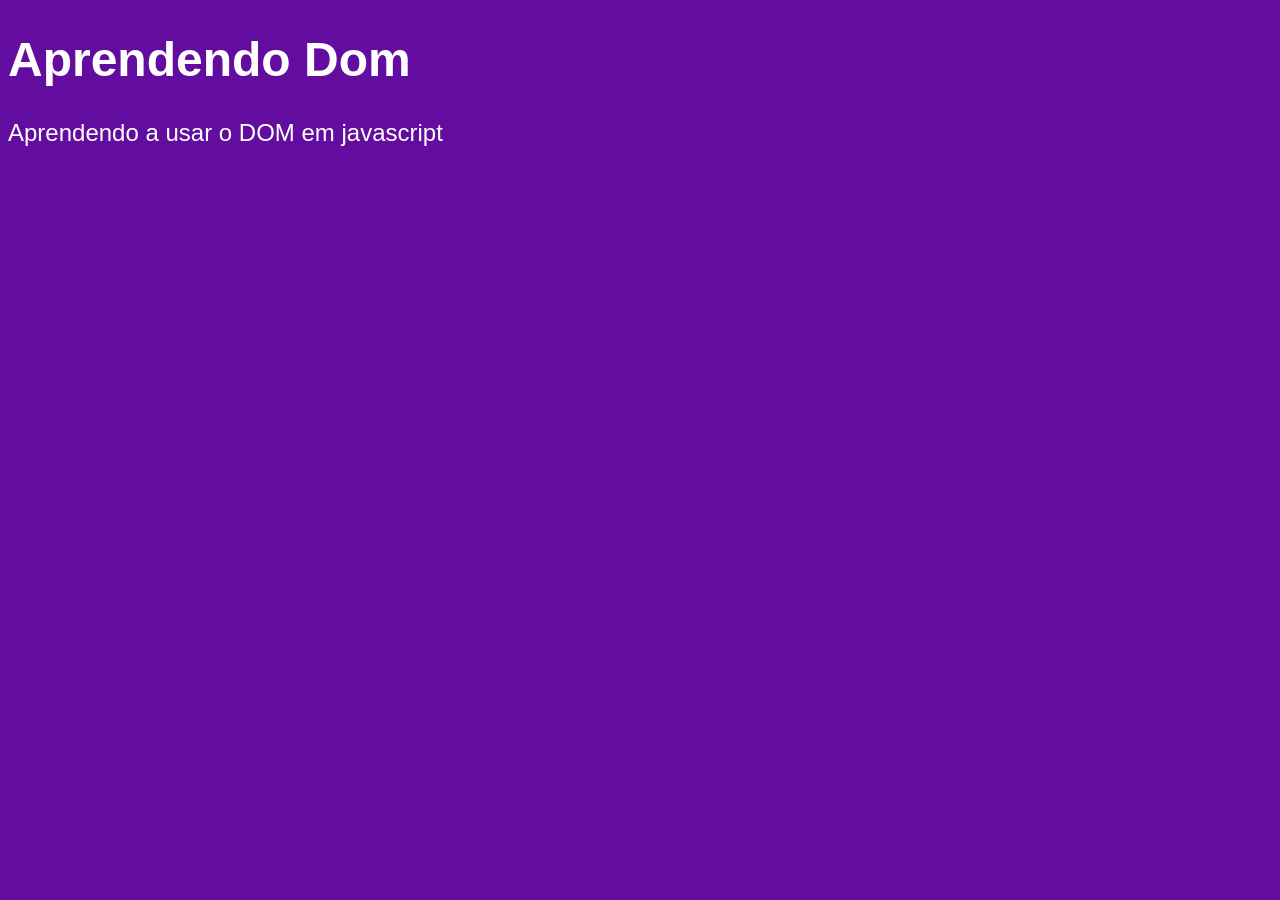
<file: 04- Introdução- Dom/index.html>
<!DOCTYPE html>
<html lang="pt-BR">
<head>
    <meta charset="UTF-8">
    <meta name="viewport" content="width=device-width, initial-scale=1.0">
    <title> Introdução Dom </title>
    <style>
       body{
           background-color: #630da0;
           color: #fff; 
           font: normal 18pt arial;
           
        }
    </style>
</head>
<body>

    <h1 id="titulo">Aprendendo Dom</h1>
    <p class="paragrafo">Aprendendo a usar o DOM em javascript</p>

    <script>
     let titulo = document.getElementById('titulo')
     let paragrafo = document.getElementsByClassName('paragrafo')[0]

    //  querySelector 
    let TituloQuery = document.querySelector('.paragrafo')
    let ParagrafoQuery = document.querySelector('.paragrafo')

    // comando de saida
     console.log(titulo)
     console.log(paragrafo)
    </script>
</body>
</html>
</file>
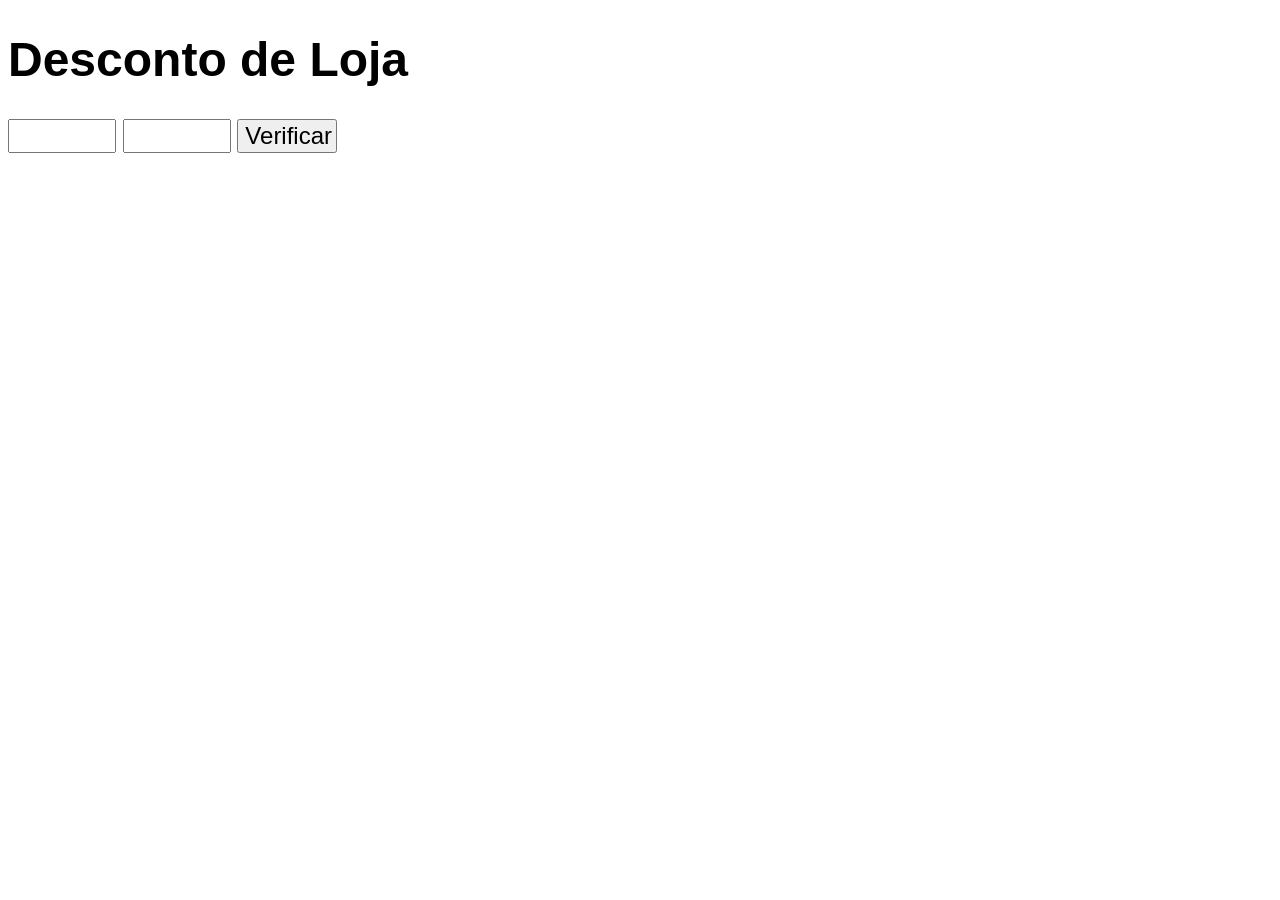
<file: 06-condicionais/index.html>
<!DOCTYPE html>
<html lang="pt-BR">
<head>
    <meta charset="UTF-8">
    <meta name="viewport" content="width=device-width, initial-scale=1.0">
    <title>Document</title>
    <style>
        body{
            font: normal 18pt Arial;
        }
        input, button {
            font: normal 18pt Arial;
            width: 100px;
        }
        #resposta {
            margin-top: 20px;
        }
    </style>
</head>
<body>
<h1>Desconto de Loja</h1>
<input type="number"id="valor">
<input type="text" id="vip">
<button id="verificar">Verificar</button>
<div id="resposta"></div>

<script>
let valor = document.querySelector("#valor")
let clientevip = document.querySelector("#vip")
let botaoverificar = document.querySelector("#verificar")
let resposta = document.querySelector("#resposta")

// funcao
function verificarDesconto() {
    let n1 = Number(valor)
    if (clientevip.value.toLowerCase() === "sim" || n1.value > 200){
        resposta.innerText = "Voce possui desconto."
    }
}

// evento
    botaoverificar.addEventListener("click", verificarDesconto)
</script>

</body>
</html>
</file>
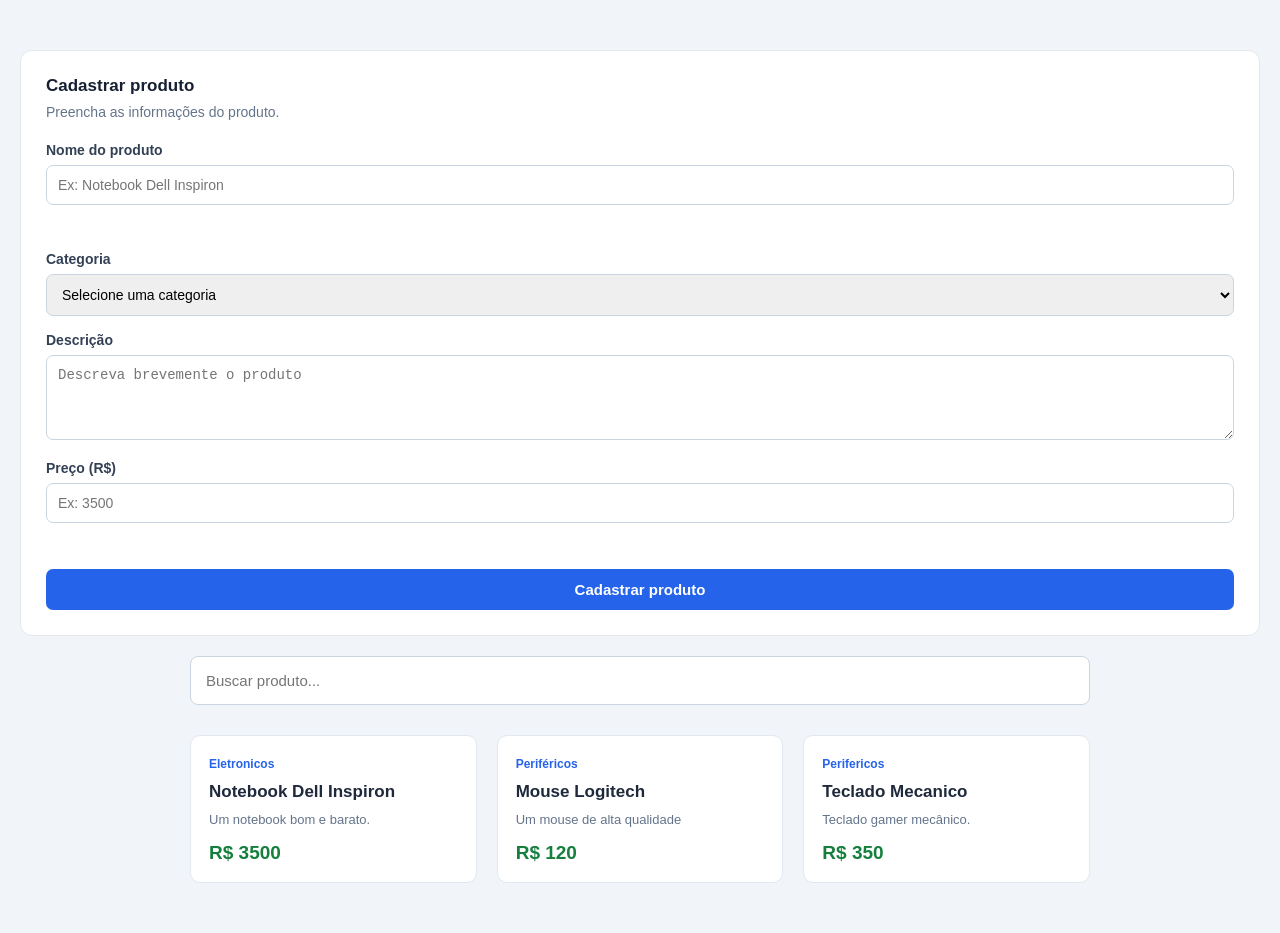
<file: 13 - projeto1/index.html>
<!DOCTYPE html>
<html lang="en">
<head>
  <meta charset="UTF-8">
  <meta name="viewport" content="width=device-width, initial-scale=1.0">
  <link rel="stylesheet" href="style.css">
  <title>Document</title>
</head>
<body>
  
<form id="form-produto">
  <h2>Cadastrar produto</h2>
  <p>Preencha as informações do produto.</p>

  <div class="campo">
    <label for="nome">Nome do produto</label>
    <input type="text" id="nomeProduto" placeholder="Ex: Notebook Dell Inspiron">
  </div>

  <div class="campo">
    <label for="categoria">Categoria</label>
    <select id="categoria">
      <option value="">Selecione uma categoria</option>
      <option value="Eletrônicos">Eletrônicos</option>
      <option value="Periféricos">Periféricos</option>
      <option value="Acessórios">Acessórios</option>
    </select>
  </div>

  <div class="campo">
    <label for="descricao">Descrição</label>
    <textarea id="descricao" placeholder="Descreva brevemente o produto"></textarea>
  </div>

  <div class="campo">
    <label for="preco">Preço (R$)</label>
    <input type="number" id="preco" placeholder="Ex: 3500">
  </div>

  <button type="submit">Cadastrar produto</button>
</form>

<main class="container">
    <h1>Catálogo de Produtos</h1>
   

    <input type="text" id="busca" placeholder="Buscar produto...">

    <ul id="lista-produtos">
    </ul>

    <h1>Produto nao encontrado</h1>
</main>

<script src="script.js"></script>
</body>
</html>
</file>
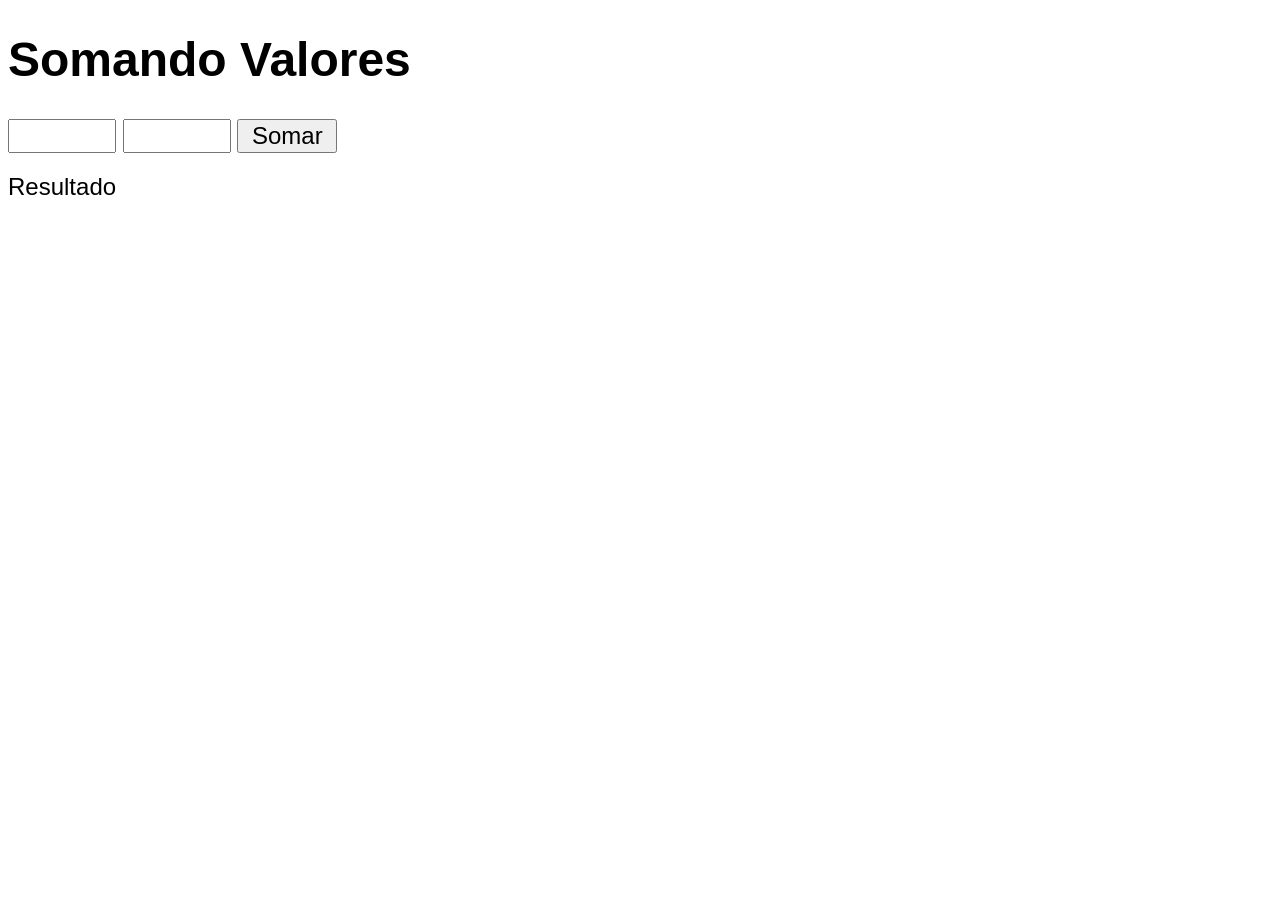
<file: 05-eventos-dom/index2.html>
<!DOCTYPE html>
<html lang="pt-BR">
<head>
    <meta charset="UTF-8">
    <meta name="viewport" content="width=device-width, initial-scale=1.0">
    <title>Document</title>
    <style>
        body{
            font: normal 18pt Arial;
        }
        input, button {
            font: normal 18pt Arial;
            width: 100px;
        }
        #resposta {
            margin-top: 20px;
        }
    </style>
</head>
<body>
   <h1>Somando Valores</h1>
   <input type="number" id="numero1">
   <input type="number" id="numero2">
   <button id="soma">Somar</button>
   <div id="resposta">Resultado</div>
        
    <script>
        let n1 = document.querySelector("#numero1")
        let n2 = document.querySelector("#numero2")
        let botaosoma = document.querySelector("#soma")
        let resposta = document.querySelector("#resposta")

        function soma() {
            let n1Convertido = Number(n1.value)
            let n2Convertido = Number(n2.value)

            
            
            
            let somatorio = n1Convertido + n2Convertido
            resposta.innerText = somatorio



        }
        
        botaosoma.addEventListener("click", soma)
        

    </script>
</body>
</html>
</file>
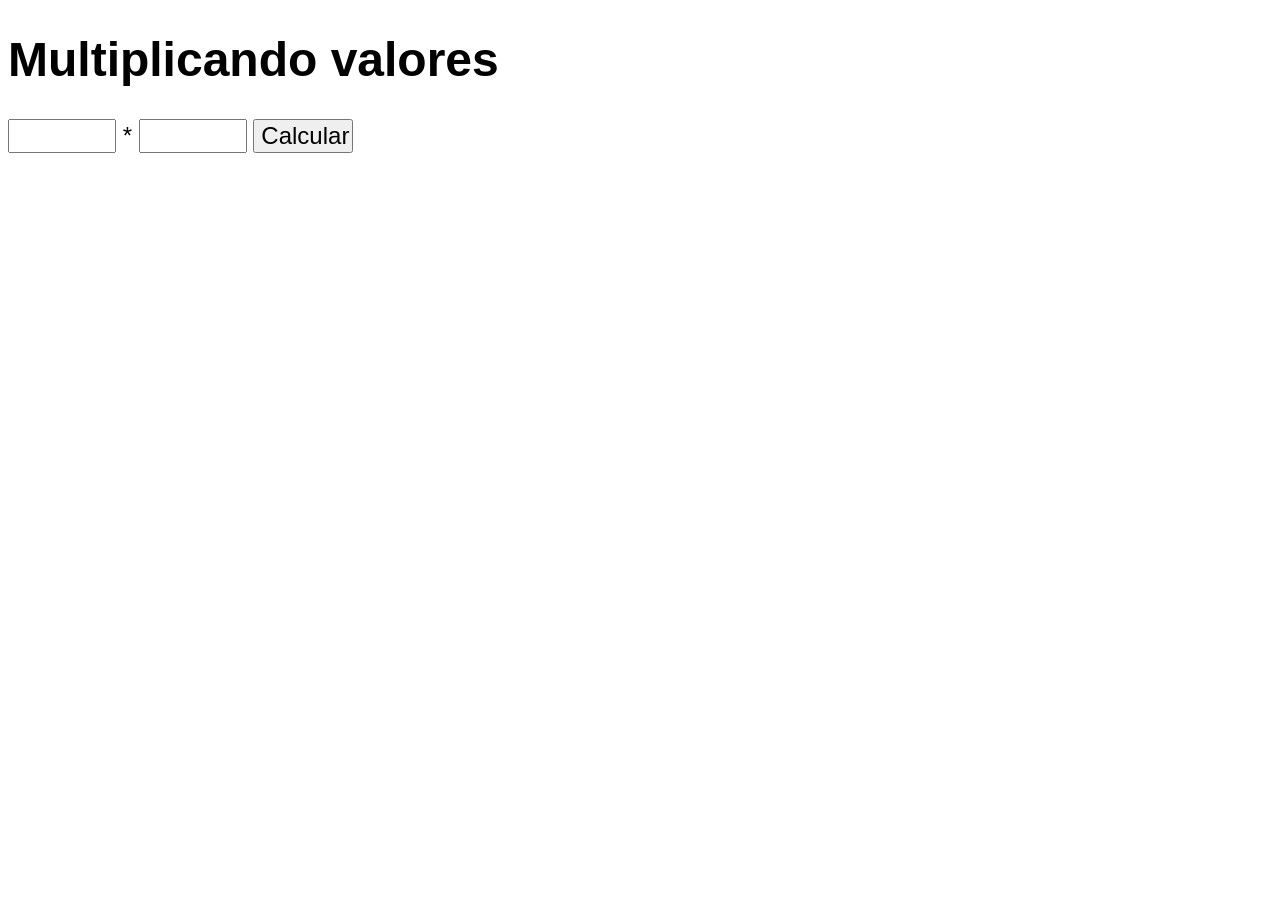
<file: 05-eventos-dom/index3.html>
<!DOCTYPE html>
<html lang="pt-BR">
<head>
    <meta charset="UTF-8">
    <meta name="viewport" content="width=device-width, initial-scale=1.0">
    <title>Document</title>
    <style>
        body{
            font: normal 18pt Arial;
        }
        input, button {
            font: normal 18pt Arial;
            width: 100px;
        }
        #resposta {
            margin-top: 20px;
        }
    </style>
</head>

<body>
    <h1>Multiplicando valores</h1>
    <input type="number"id="numero1"> *
    <input type="nunber"id="numero2">
    <button id="multiplicar">Calcular</button>
    <div id="resposta"></div>

    <script>

        let n1 = document.querySelector("#numero1")
        let n2 = document.querySelector("#numero2")
        let botaomultiplicar = document.querySelector("#multiplicar")
        let resposta = document.querySelector("#resposta")

        botaomultiplicar.addEventListener("click", multiplicar)

        function multiplicar() {
            let n1Convertido = Number(n1.value)
            let n2Convertido = Number(n2.value)

            let Resultado = n1Convertido * n2Convertido
            resposta.innerText = Resultado



        }
        
        botaomultiplicar.addEventListener("click", multiplicar)
    </script>
    
</body>
</html>
</file>
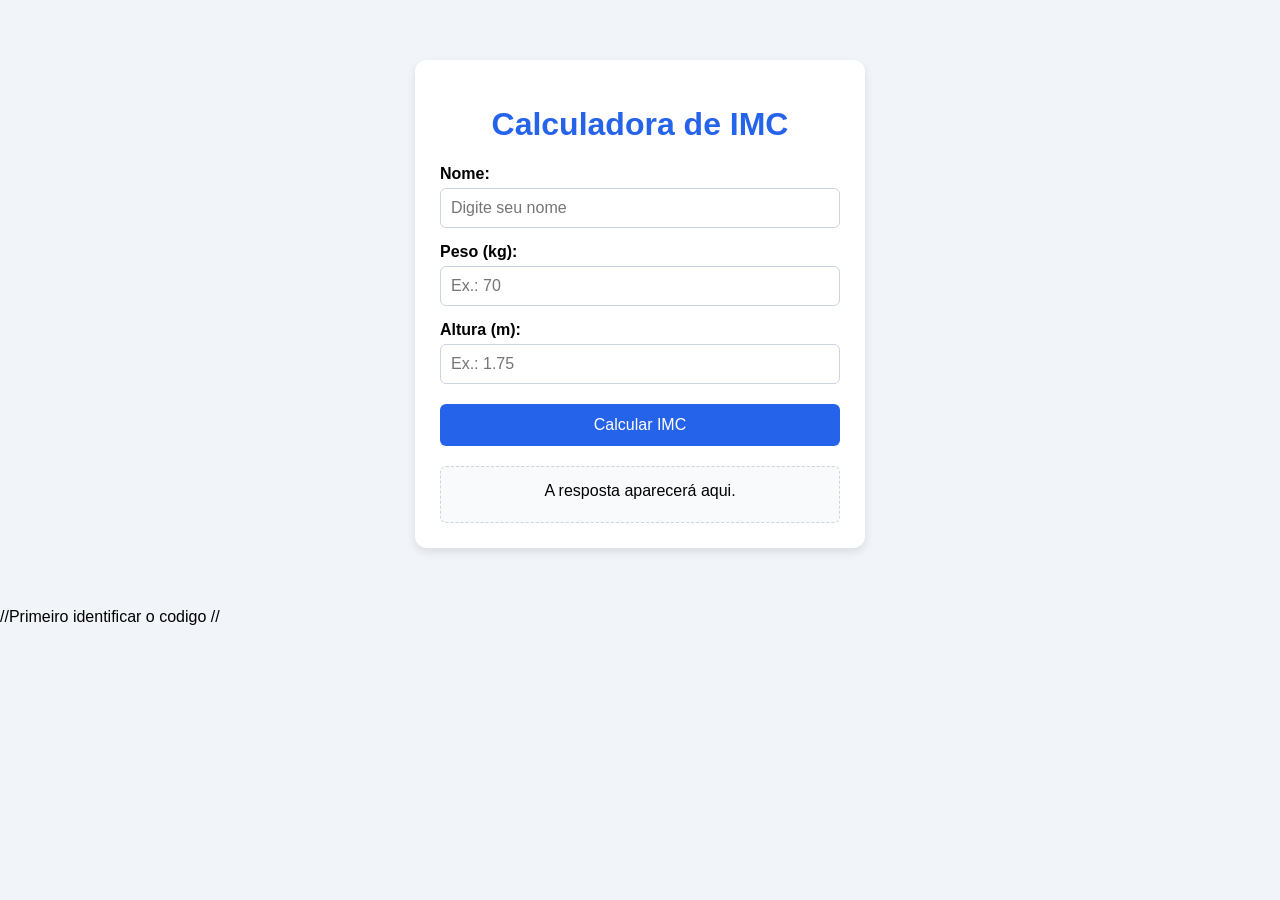
<file: 06-condicionais/correcaoex2.html>
<!DOCTYPE html>
<html lang="pt-BR">
<head>
<meta charset="UTF-8">
<meta name="viewport" content="width=device-width, initial-scale=1.0">
<title>Calculadora de IMC</title>

<style>
    body {
        font-family: Arial, sans-serif;
        background-color: #f1f5f9;
        margin: 0;
        padding: 0;
    }

    .container {
        background-color: white;
        width: 90%;
        max-width: 400px;
        margin: 60px auto;
        padding: 25px;
        border-radius: 12px;
        box-shadow: 0 4px 10px rgba(0, 0, 0, 0.1);
    }

    h1 {
        text-align: center;
        color: #2563eb;
    }

    label {
        display: block;
        margin-top: 15px;
        margin-bottom: 5px;
        font-weight: bold;
    }

    input {
        width: 100%;
        padding: 10px;
        border: 1px solid #cbd5e1;
        border-radius: 6px;
        font-size: 16px;
        box-sizing: border-box;
    }

    button {
        width: 100%;
        margin-top: 20px;
        padding: 12px;
        background-color: #2563eb;
        color: white;
        border: none;
        border-radius: 6px;
        font-size: 16px;
        cursor: pointer;
    }

    button:hover {
        background-color: #1d4ed8;
    }

    .resposta {
        margin-top: 20px;
        padding: 15px;
        background-color: #f8fafc;
        border: 1px dashed #cbd5e1;
        border-radius: 6px;
        text-align: center;
        min-height: 25px;
    }
</style>


</head>
<body>


<div class="container">
    <h1>Calculadora de IMC</h1> 

    <label>Nome:</label>

    <input type="text" placeholder="Digite seu nome">

    <label>Peso (kg):</label>
    <input type="number" placeholder="Ex.: 70">

    <label>Altura (m):</label>
    <input type="number" step="0.01" placeholder="Ex.: 1.75"> 

    <button type="button">Calcular IMC</button>

    <div class="resposta">
        A resposta aparecerá aqui.
    </div>
</div>

<script>
// VARIAVEIS





//FUNCÕES
function calcularImc(){
    
}




//EVENTOS




  
    
      
</script>

</body>
</html>

//Primeiro identificar o codigo
//
</file>
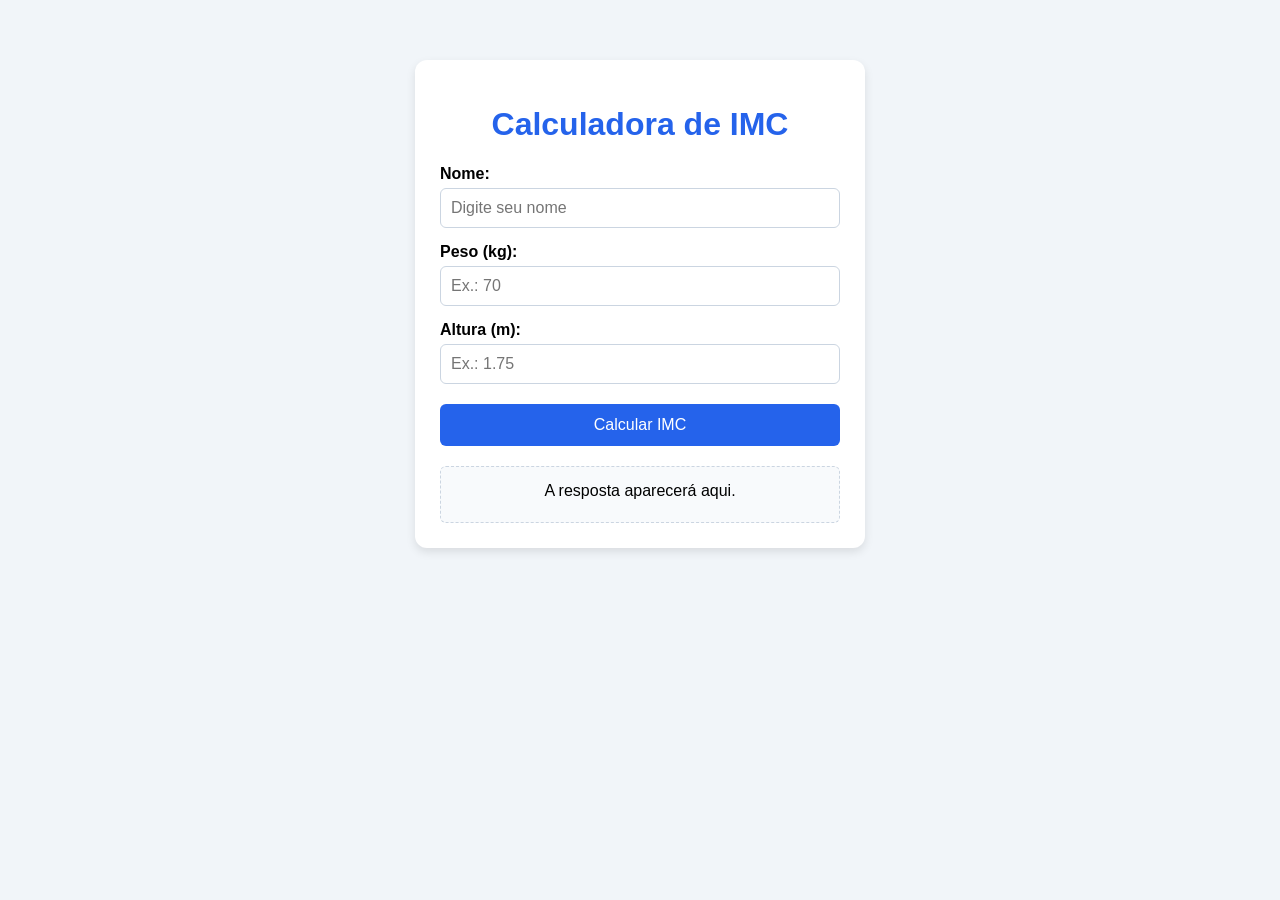
<file: 06-condicionais/index02.html>
<!DOCTYPE html>
<html lang="pt-BR">
<head>
<meta charset="UTF-8">
<meta name="viewport" content="width=device-width, initial-scale=1.0">
<title>Calculadora de IMC</title>

<style>
    body {
        font-family: Arial, sans-serif;
        background-color: #f1f5f9;
        margin: 0;
        padding: 0;
    }

    .container {
        background-color: white;
        width: 90%;
        max-width: 400px;
        margin: 60px auto;
        padding: 25px;
        border-radius: 12px;
        box-shadow: 0 4px 10px rgba(0, 0, 0, 0.1);
    }

    h1 {
        text-align: center;
        color: #2563eb;
    }

    label {
        display: block;
        margin-top: 15px;
        margin-bottom: 5px;
        font-weight: bold;
    }

    input {
        width: 100%;
        padding: 10px;
        border: 1px solid #cbd5e1;
        border-radius: 6px;
        font-size: 16px;
        box-sizing: border-box;
    }

    button {
        width: 100%;
        margin-top: 20px;
        padding: 12px;
        background-color: #2563eb;
        color: white;
        border: none;
        border-radius: 6px;
        font-size: 16px;
        cursor: pointer;
    }

    button:hover {
        background-color: #1d4ed8;
    }

    .resposta {
        margin-top: 20px;
        padding: 15px;
        background-color: #f8fafc;
        border: 1px dashed #cbd5e1;
        border-radius: 6px;
        text-align: center;
        min-height: 25px;
    }
</style>


</head>
<body>

<div class="container">
    <h1>Calculadora de IMC</h1>
    <label>Nome:</label>
    <input type="text" placeholder="Digite seu nome">

    <label>Peso (kg):</label>
    <input type="number" placeholder="Ex.: 70">

    <label>Altura (m):</label>
    <input type="number" step="0.01" placeholder="Ex.: 1.75">

    <button type="button">Calcular IMC</button>

    <div class="resposta">
        A resposta aparecerá aqui.
    </div>
</div>

<script>
   let nome = document.querySelector("#nome")
   let peso = document.querySelector("#peso")
   let altura = document.querySelector("#altura")
   let calculaImc = document.querySelector("#calculaImc")
   let resposta = document.querySelector("#resposta")


   //funcao
   function calcularImc() {
    // Conversão
    let pesoNumero = Number(peso.value)
    let alturaNumero = Number(altura.value)

    let calculoImc = (pesoNumero / (alturaNumero * alturaNumero)).toFixed(1)
    let mensagem = "Seu IMC é de "

    if (calculoImc < 18.5) {
        resposta.innerText = mensagem + calculoImc + " - Abaixo do peso"

    } else if (calculoImc >= 18.5 && calculoImc < 25) {
        resposta.innerText = mensagem + calculoImc + " - Peso Normal"

    } else if (calculoImc >= 25 && calculoImc < 30) {
        resposta.innerText = mensagem + calculoImc + " - Excesso de peso"

    } else if (calculoImc >= 30 && calculoImc < 35) {
        resposta.innerText = mensagem + calculoImc + " - Obesidade Grau 1"

    } else if (calculoImc >= 35 && calculoImc < 40) {
        resposta.innerText = mensagem + calculoImc + " - Obesidade Grau 2"

    } else {
        resposta.innerText = mensagem + calculoImc + " - Obesidade Grau 3"
    }
}

botaoCalcularImc.addEventListener('click', calcularImc)
</script>

</body>
</html>
</file>
<file: 13 - projeto1/style.css>
* {
    margin: 0;
    padding: 0;
    box-sizing: border-box;
}

body {
    font-family: Arial, sans-serif;
    background-color: #f1f5f9;
    color: #1e293b;
    padding: 50px 20px;
}

.container {
    max-width: 900px;
    margin: auto;
}

h1 {
    font-size: 30px;
    margin-bottom: 10px;
}

.container > p {
    color: #64748b;
    margin-bottom: 25px;
}

input {
    width: 100%;
    padding: 15px;
    border: 1px solid #cbd5e1;
    border-radius: 8px;
    font-size: 15px;
    outline: none;
    margin-bottom: 30px;
}

input:focus {
    border-color: #2563eb;
}

ul {
    list-style: none;
    display: grid;
    grid-template-columns: repeat(3, 1fr);
    gap: 20px;
}

.card-produto {
    background-color: white;
    border-radius: 10px;
    overflow: hidden;
    border: 1px solid #e2e8f0;
}

.card-produto img {
    width: 100%;
    height: 180px;
    object-fit: cover;
}

.informacoes {
    padding: 18px;
}

.categoria {
    color: #2563eb;
    font-size: 12px;
    font-weight: bold;
}

h2 {
    font-size: 17px;
    margin: 10px 0;
}

.informacoes p {
    font-size: 13px;
    color: #64748b;
    margin-bottom: 15px;
}

.informacoes strong {
    font-size: 19px;
    color: #15803d;
}
h1 {
    display: none;
}
@media (max-width: 650px) {
    ul {
        grid-template-columns: repeat(2, 1fr);
    }
}

@media (max-width: 450px) {
    ul {
        grid-template-columns: 1fr;
    }
}

form {
    margin-bottom: 20px;
}


#form-produto {
width: 100%;
  padding: 25px;
  background-color: #ffffff;
  border: 1px solid #e5e7eb;
  border-radius: 12px;
  font-family: Arial, sans-serif;
}

#form-produto h2 {
  margin: 0 0 8px;
  color: #172033;
}

#form-produto p {
  margin-bottom: 22px;
  color: #64748b;
  font-size: 14px;
}

.campo {
  margin-bottom: 16px;
}

.campo label {
  display: block;
  margin-bottom: 7px;
  color: #334155;
  font-size: 14px;
  font-weight: bold;
}

.campo input,
.campo select,
.campo textarea {
  width: 100%;
  padding: 11px;
  box-sizing: border-box;
  border: 1px solid #cbd5e1;
  border-radius: 7px;
  font-size: 14px;
  outline: none;
}

.campo input:focus,
.campo select:focus,
.campo textarea:focus {
  border-color: #2563eb;
}

.campo textarea {
  height: 85px;
  resize: vertical;
}

#form-produto button {
  width: 100%;
  padding: 12px;
  border: none;
  border-radius: 7px;
  background-color: #2563eb;
  color: white;
  font-size: 15px;
  font-weight: bold;
  cursor: pointer;
}

#form-produto button:hover {
  background-color: #1d4ed8;
}
</file>
